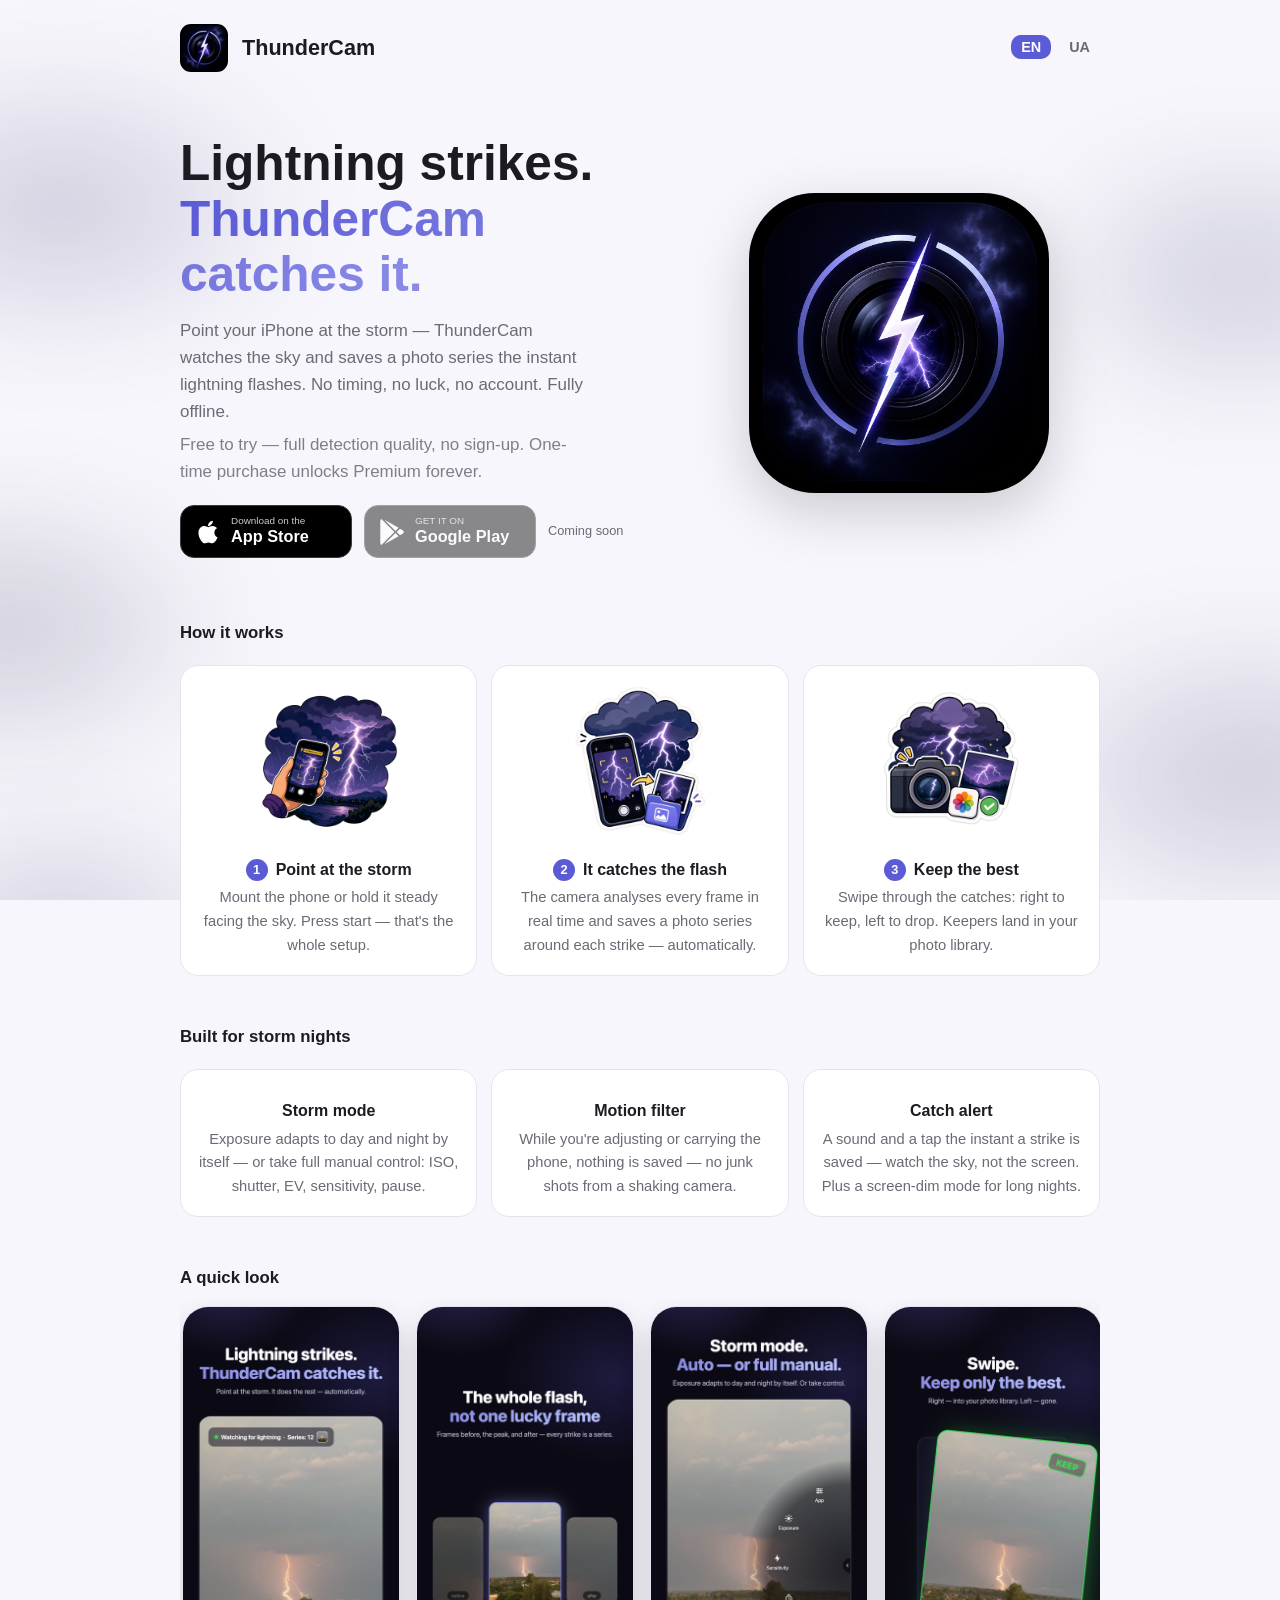
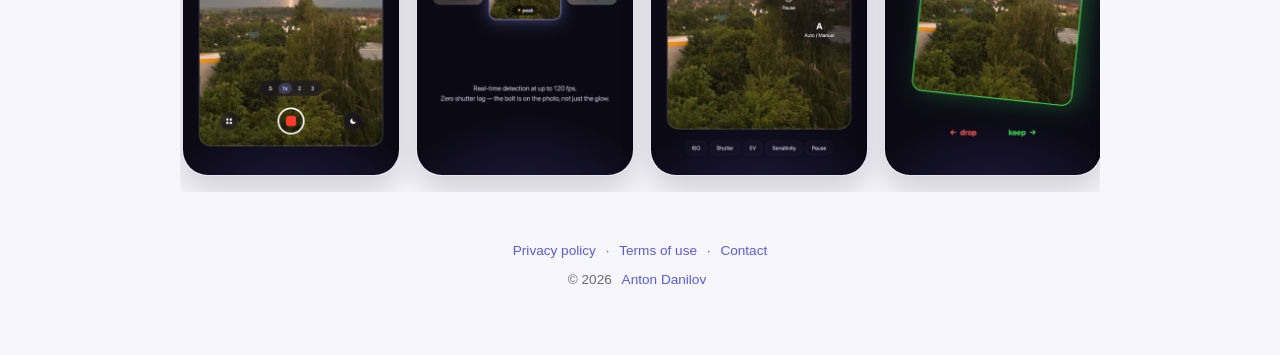
<file: index.html>
<!doctype html>
<html lang="en">
<head>
  <meta charset="utf-8">
  <meta name="viewport" content="width=device-width, initial-scale=1">
  <title>ThunderCam — automatic lightning camera</title>
  <meta name="description" content="Point your iPhone at the storm — ThunderCam detects lightning in real time and saves the shot for you. Fully offline.">
  <link rel="icon" href="icon.png">
  <link rel="stylesheet" href="style.css">
</head>
<body>
  <div class="storm-bg" aria-hidden="true">
    <div class="cloud c1"></div><div class="cloud c2"></div><div class="cloud c3"></div>
    <div class="cloud c4"></div><div class="cloud c5"></div>
    <div class="skyflash f1"></div><div class="skyflash f2"></div>
    <svg class="bolt-bg b1" width="150" viewBox="0 0 100 240" xmlns="http://www.w3.org/2000/svg"><polygon points="62,0 18,120 46,120 30,240 88,96 56,96 84,0" fill="#efeaff"/></svg>
    <svg class="bolt-bg b2" width="120" viewBox="0 0 100 240" xmlns="http://www.w3.org/2000/svg"><polygon points="62,0 18,120 46,120 30,240 88,96 56,96 84,0" fill="#efeaff"/></svg>
  </div>
  <div class="wrap">
    <header class="site">
      <img src="icon.png" alt="ThunderCam icon">
      <div class="name"><a href="./">ThunderCam</a></div>
      <nav class="lang">
        <a href="?lang=en" id="lang-en">EN</a><a href="?lang=uk" id="lang-uk">UA</a>
      </nav>
    </header>

    <section class="hero">
      <div>
        <h1><span data-i18n="heroA">Lightning strikes.</span><br>
            <span class="grad" data-i18n="heroB">ThunderCam catches it.</span></h1>
        <p class="sub" data-i18n="heroSub">Point your iPhone at the storm — ThunderCam watches the sky
           and saves a photo series the instant lightning flashes. No timing,
           no luck, no account. Fully offline.</p>
        <p class="sub free-line" data-i18n="heroFree">Free to try — full detection quality, no sign-up.
           One-time purchase unlocks Premium forever.</p>
        <div class="stores">
          <a class="store-badge" href="https://apps.apple.com/app/id6802254806" aria-label="App Store">
            <svg viewBox="0 0 384 512"><path d="M318.7 268.7c-.2-36.7 16.4-64.4 50-84.8-18.8-26.9-47.2-41.7-84.7-44.6-35.5-2.9-74.3 20.7-88.5 20.7-15 0-49.4-19.7-76.4-19.7C63.3 141.2 4 184.8 4 273.5q0 39.3 14.4 81.2c12.8 36.7 59 126.7 107.2 125.2 25.2-.6 43-17.9 75.8-17.9 31.8 0 48.3 17.9 76.4 17.9 48.6-.7 90.4-82.5 102.6-119.3-65.2-30.7-61.7-90-61.7-91.9zm-56.6-164.2c27.3-32.4 24.8-61.9 24-72.5-24.1 1.4-52 16.4-67.9 34.9-17.5 19.8-27.8 44.3-25.6 71.9 26.1 2 49.9-11.4 69.5-34.3z"/></svg>
            <span><small data-i18n="storeIosSmall">Download on the</small><b>App Store</b></span>
          </a>
          <a class="store-badge is-soon" href="#" aria-label="Google Play">
            <svg viewBox="0 0 512 512"><path d="M325.3 234.3L104.6 13l280.8 161.2-60.1 60.1zM47 0C34 6.8 25.3 19.2 25.3 35.3v441.3c0 16.1 8.7 28.5 21.7 35.3l256.6-256L47 0zm425.2 225.6l-58.9-34.1-65.7 64.5 65.7 64.5 60.1-34.1c18-14.3 18-46.5-1.2-60.8zM104.6 499l280.8-161.2-60.1-60.1L104.6 499z"/></svg>
            <span><small data-i18n="storePlaySmall">GET IT ON</small><b>Google Play</b></span>
          </a>
          <span class="soon" data-i18n="soon">Coming soon</span>
        </div>
      </div>
      <div class="hero-art">
        <div class="blob"></div>
        <img class="mascot" src="icon.png" alt="ThunderCam app icon — a camera lens with a lightning bolt">
      </div>
    </section>

    <section class="steps-section">
      <h2 data-i18n="howTitle">How it works</h2>
      <div class="steps">
        <div class="step">
          <img src="img/onboarding1.png" alt="Phone pointed at a storm detecting lightning" loading="lazy">
          <h3><span class="n">1</span><span data-i18n="s1t">Point at the storm</span></h3>
          <p data-i18n="s1p">Mount the phone or hold it steady facing the sky. Press start — that's the whole setup.</p>
        </div>
        <div class="step">
          <img src="img/onboarding2.png" alt="Automatic capture of a lightning flash" loading="lazy">
          <h3><span class="n">2</span><span data-i18n="s2t">It catches the flash</span></h3>
          <p data-i18n="s2p">The camera analyses every frame in real time and saves a photo series around each strike — automatically.</p>
        </div>
        <div class="step">
          <img src="img/onboarding3.png" alt="Reviewing captured lightning photos" loading="lazy">
          <h3><span class="n">3</span><span data-i18n="s3t">Keep the best</span></h3>
          <p data-i18n="s3p">Swipe through the catches: right to keep, left to drop. Keepers land in your photo library.</p>
        </div>
      </div>
    </section>

    <section class="steps-section">
      <h2 data-i18n="featTitle">Built for storm nights</h2>
      <div class="steps">
        <div class="step">
          <h3><span data-i18n="feat1t">Storm mode</span></h3>
          <p data-i18n="feat1p">Exposure adapts to day and night by itself — or take full manual control: ISO, shutter, EV, sensitivity, pause.</p>
        </div>
        <div class="step">
          <h3><span data-i18n="feat2t">Motion filter</span></h3>
          <p data-i18n="feat2p">While you're adjusting or carrying the phone, nothing is saved — no junk shots from a shaking camera.</p>
        </div>
        <div class="step">
          <h3><span data-i18n="feat3t">Catch alert</span></h3>
          <p data-i18n="feat3p">A sound and a tap the instant a strike is saved — watch the sky, not the screen. Plus a screen-dim mode for long nights.</p>
        </div>
      </div>
    </section>

    <section>
      <h2 data-i18n="shotsTitle">A quick look</h2>
      <div class="shots">
        <img src="img/shots/en/1-hero.png" alt="ThunderCam camera screen with a caught lightning strike" loading="lazy">
        <img src="img/shots/en/2-series.png" alt="Photo series around the flash" loading="lazy">
        <img src="img/shots/en/3-menu.png" alt="Radial settings menu" loading="lazy">
        <img src="img/shots/en/4-triage.png" alt="Swipe triage" loading="lazy">
        <img src="img/shots/en/5-features.png" alt="Feature list" loading="lazy">
      </div>
    </section>

    <footer>
      <a href="privacy.html" id="link-privacy" data-i18n="privacy">Privacy policy</a> ·
      <a href="terms.html" id="link-terms" data-i18n="terms">Terms of use</a> ·
      <a href="mailto:tonixhaker@gmail.com" data-i18n="contact">Contact</a>
      <div class="copy">© <span id="year"></span> <a href="https://tonixhaker.github.io/about">Anton Danilov</a></div>
    </footer>
  </div>

  <script>
    const i18n = {
      en: {
        heroA: 'Lightning strikes.',
        heroB: 'ThunderCam catches it.',
        heroSub: "Point your iPhone at the storm — ThunderCam watches the sky and saves a photo series the instant lightning flashes. No timing, no luck, no account. Fully offline.",
        heroFree: 'Free to try — full detection quality, no sign-up. One-time purchase unlocks Premium forever.',
        storeIosSmall: 'Download on the',
        storePlaySmall: 'GET IT ON',
        soon: 'Coming soon',
        howTitle: 'How it works',
        s1t: 'Point at the storm',
        s1p: "Mount the phone or hold it steady facing the sky. Press start — that's the whole setup.",
        s2t: 'It catches the flash',
        s2p: 'The camera analyses every frame in real time and saves a photo series around each strike — automatically.',
        s3t: 'Keep the best',
        s3p: 'Swipe through the catches: right to keep, left to drop. Keepers land in your photo library.',
        shotsTitle: 'A quick look',
        featTitle: 'Built for storm nights',
        feat1t: 'Storm mode',
        feat1p: 'Exposure adapts to day and night by itself — or take full manual control: ISO, shutter, EV, sensitivity, pause.',
        feat2t: 'Motion filter',
        feat2p: "While you're adjusting or carrying the phone, nothing is saved — no junk shots from a shaking camera.",
        feat3t: 'Catch alert',
        feat3p: 'A sound and a tap the instant a strike is saved — watch the sky, not the screen. Plus a screen-dim mode for long nights.',
        privacy: 'Privacy policy',
        terms: 'Terms of use',
        contact: 'Contact',
      },
      uk: {
        heroA: 'Блискавка бʼє.',
        heroB: 'ThunderCam ловить.',
        heroSub: 'Наведіть iPhone на грозу — ThunderCam стежить за небом і зберігає серію фото в мить спалаху. Без таймінгу, без удачі, без акаунта. Повністю офлайн.',
        heroFree: 'Безкоштовно спробувати — повна якість детекції, без реєстрації. Одноразова покупка відкриває Premium назавжди.',
        storeIosSmall: 'Завантажуйте в',
        storePlaySmall: 'ДОСТУПНО В',
        soon: 'Незабаром',
        howTitle: 'Як це працює',
        s1t: 'Наведіть на грозу',
        s1p: 'Закріпіть телефон або тримайте рівно, спрямувавши на небо. Натисніть старт — і все.',
        s2t: 'Він ловить спалах',
        s2p: 'Камера аналізує кожен кадр у реальному часі та автоматично зберігає серію фото навколо кожного розряду.',
        s3t: 'Залиште найкращі',
        s3p: 'Гортайте улови: вправо — зберегти, вліво — відкинути. Збережені потрапляють у вашу галерею.',
        shotsTitle: 'Як це виглядає',
        featTitle: 'Створено для грозових ночей',
        feat1t: 'Штормовий режим',
        feat1p: 'Експозиція сама підлаштовується під день і ніч — або беріть повний ручний контроль: ISO, витримка, EV, чутливість, пауза.',
        feat2t: 'Фільтр трясіння',
        feat2p: 'Поки ви налаштовуєте чи переносите телефон, нічого не зберігається — жодного браку від тремтячої камери.',
        feat3t: 'Сигнал улову',
        feat3p: 'Звук і вібрація в мить збереження розряду — дивіться на небо, а не на екран. Плюс режим затемнення екрана для довгих ночей.',
        privacy: 'Політика конфіденційності',
        terms: 'Умови використання',
        contact: 'Контакт',
      },
    };

    const params = new URLSearchParams(location.search);
    const lang = params.get('lang')
      ?? ((navigator.language || '').toLowerCase().startsWith('uk') ? 'uk' : 'en');
    const active = i18n[lang] ? lang : 'en';

    document.documentElement.lang = active;
    for (const el of document.querySelectorAll('[data-i18n]')) {
      const value = i18n[active][el.dataset.i18n];
      if (value) el.textContent = value;
    }
    document.getElementById('lang-' + active)?.classList.add('active');
    // Carry the language into the legal pages.
    document.getElementById('link-privacy').href = 'privacy.html?lang=' + active;
    document.getElementById('link-terms').href = 'terms.html?lang=' + active;
    document.getElementById('year').textContent = new Date().getFullYear();

    // скриншоты локализованы: img/shots/uk/ зеркалит img/shots/en/
    if (active === 'uk') {
      for (const img of document.querySelectorAll('.shots img')) {
        img.src = img.getAttribute('src').replace('img/shots/en/', 'img/shots/uk/');
      }
    }

    // параллакс туч: каждый слой уезжает со своей скоростью
    const layers = [
      ...document.querySelectorAll('.cloud'),
      ...document.querySelectorAll('.bolt-bg'),
    ].map((el, i) => ({ el, k: el.classList.contains('bolt-bg') ? 0.08 : 0.12 + (i % 3) * 0.09 }));
    let ticking = false;
    function onScroll() {
      if (ticking) return;
      ticking = true;
      requestAnimationFrame(() => {
        const y = window.scrollY;
        for (const { el, k } of layers) {
          const flip = el.classList.contains('b2') ? ' scaleX(-1)' : '';
          el.style.transform = `translateY(${-(y * k).toFixed(1)}px)${flip}`;
        }
        ticking = false;
      });
    }
    addEventListener('scroll', onScroll, { passive: true });
  </script>
</body>
</html>
</file>
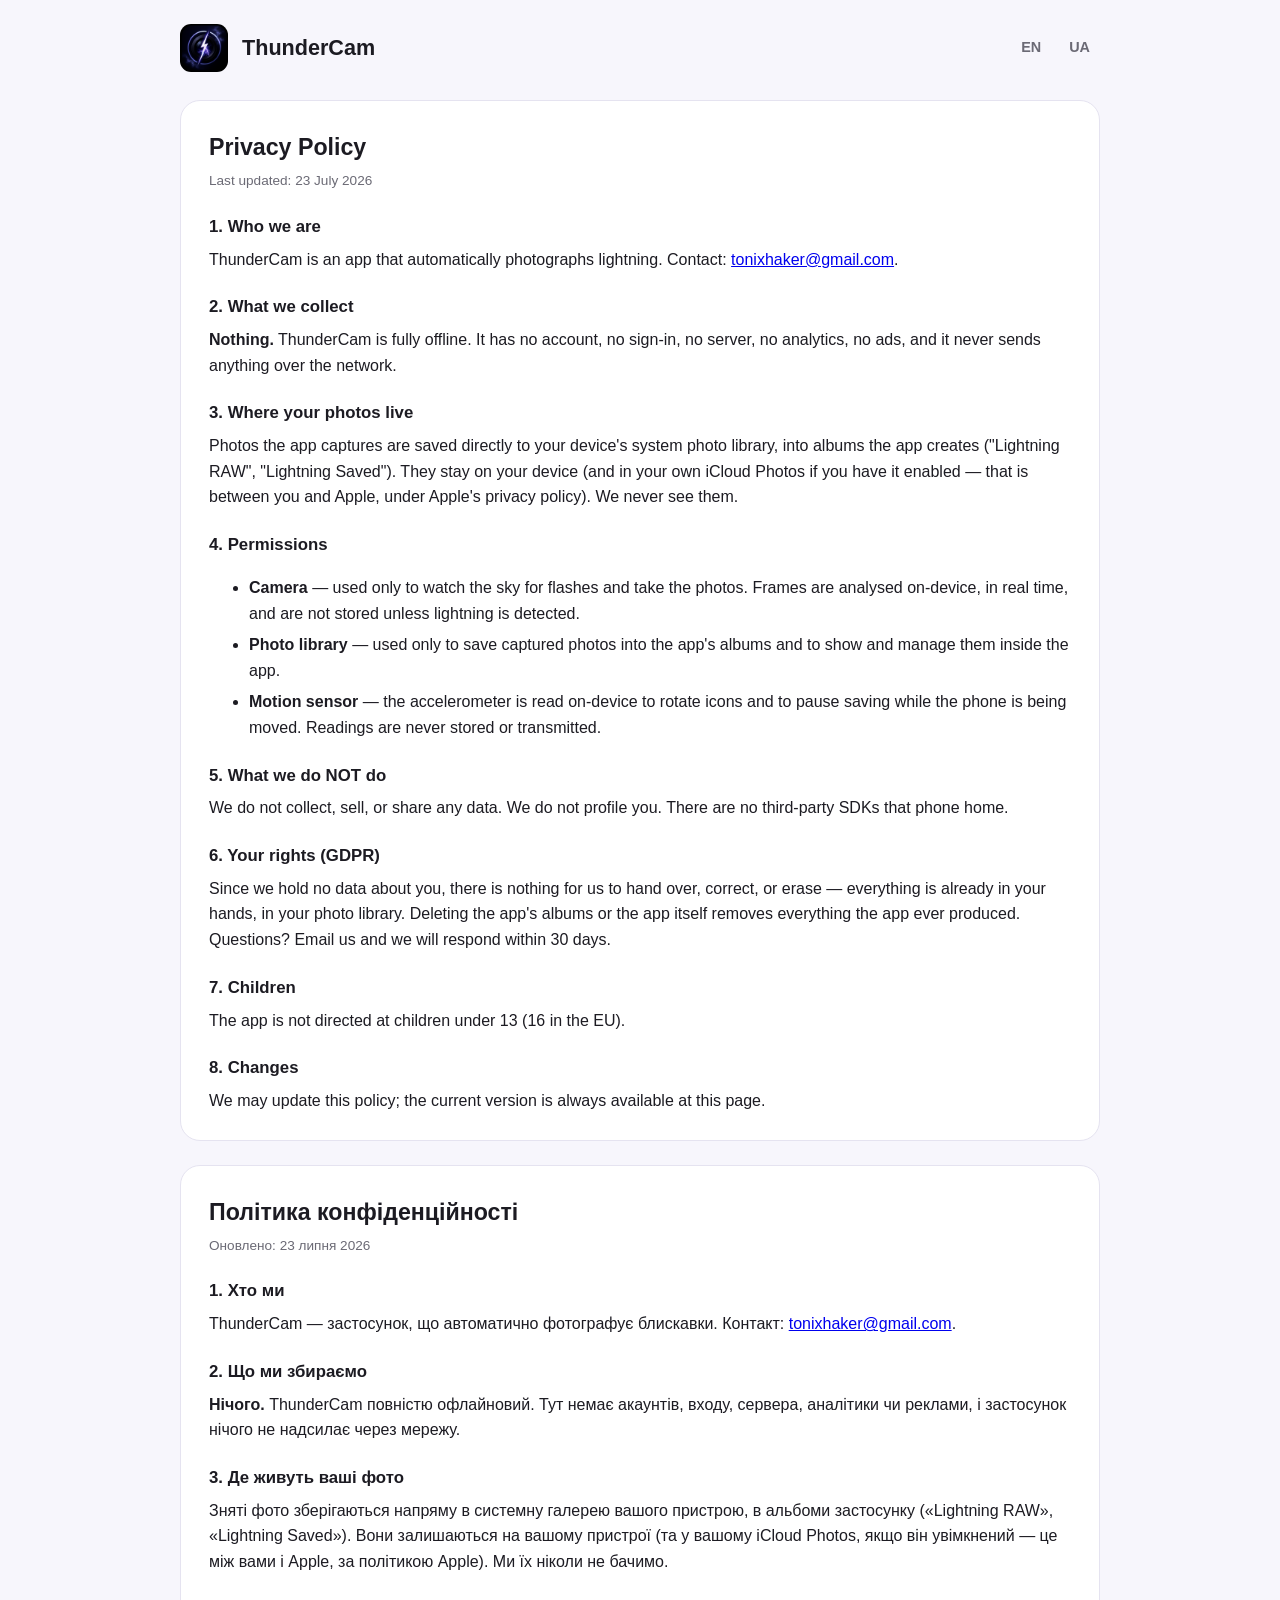
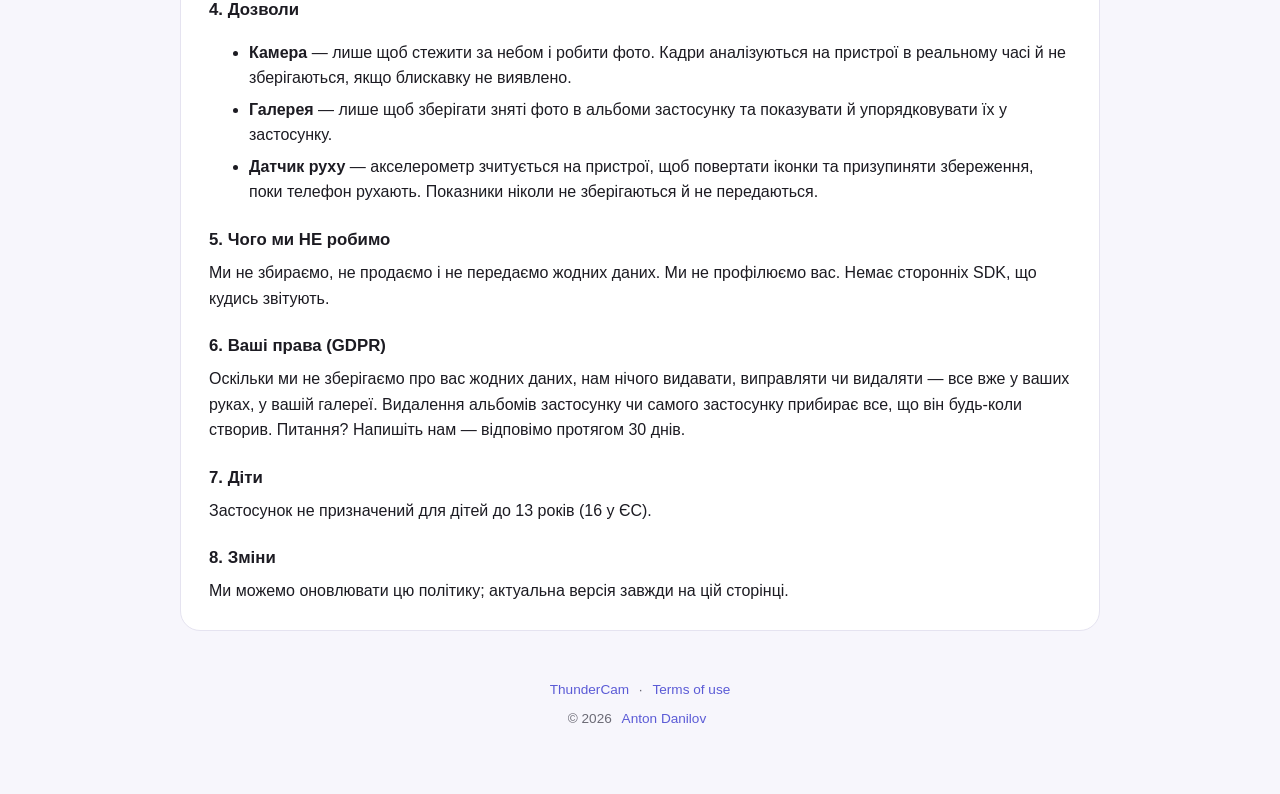
<file: privacy.html>
<!doctype html>
<html lang="en">
<head>
  <meta charset="utf-8">
  <meta name="viewport" content="width=device-width, initial-scale=1">
  <title>ThunderCam — Privacy Policy</title>
  <link rel="icon" href="icon.png">
  <link rel="stylesheet" href="style.css">
</head>
<body>
  <div class="wrap">
    <header class="site">
      <img src="icon.png" alt="ThunderCam icon">
      <div class="name"><a href="./">ThunderCam</a></div>
      <nav class="lang"><a href="?lang=en">EN</a><a href="?lang=uk">UA</a></nav>
    </header>

    <div class="card" id="en">
      <h1>Privacy Policy</h1>
      <div class="updated">Last updated: 23 July 2026</div>

      <h2>1. Who we are</h2>
      <p>ThunderCam is an app that automatically photographs lightning.
         Contact: <a href="mailto:tonixhaker@gmail.com">tonixhaker@gmail.com</a>.</p>

      <h2>2. What we collect</h2>
      <p><strong>Nothing.</strong> ThunderCam is fully offline. It has no
         account, no sign-in, no server, no analytics, no ads, and it never
         sends anything over the network.</p>

      <h2>3. Where your photos live</h2>
      <p>Photos the app captures are saved directly to your device's system
         photo library, into albums the app creates ("Lightning RAW",
         "Lightning Saved"). They stay on your device (and in your own iCloud
         Photos if you have it enabled — that is between you and Apple, under
         Apple's privacy policy). We never see them.</p>

      <h2>4. Permissions</h2>
      <ul>
        <li><strong>Camera</strong> — used only to watch the sky for flashes
            and take the photos. Frames are analysed on-device, in real time,
            and are not stored unless lightning is detected.</li>
        <li><strong>Photo library</strong> — used only to save captured photos
            into the app's albums and to show and manage them inside the app.</li>
        <li><strong>Motion sensor</strong> — the accelerometer is read on-device
            to rotate icons and to pause saving while the phone is being moved.
            Readings are never stored or transmitted.</li>
      </ul>

      <h2>5. What we do NOT do</h2>
      <p>We do not collect, sell, or share any data. We do not profile you.
         There are no third-party SDKs that phone home.</p>

      <h2>6. Your rights (GDPR)</h2>
      <p>Since we hold no data about you, there is nothing for us to hand
         over, correct, or erase — everything is already in your hands, in
         your photo library. Deleting the app's albums or the app itself
         removes everything the app ever produced. Questions? Email us and we
         will respond within 30 days.</p>

      <h2>7. Children</h2>
      <p>The app is not directed at children under 13 (16 in the EU).</p>

      <h2>8. Changes</h2>
      <p>We may update this policy; the current version is always available at
         this page.</p>
    </div>

    <div class="card" id="uk" lang="uk">
      <h1>Політика конфіденційності</h1>
      <div class="updated">Оновлено: 23 липня 2026</div>

      <h2>1. Хто ми</h2>
      <p>ThunderCam — застосунок, що автоматично фотографує блискавки.
         Контакт: <a href="mailto:tonixhaker@gmail.com">tonixhaker@gmail.com</a>.</p>

      <h2>2. Що ми збираємо</h2>
      <p><strong>Нічого.</strong> ThunderCam повністю офлайновий. Тут немає
         акаунтів, входу, сервера, аналітики чи реклами, і застосунок нічого
         не надсилає через мережу.</p>

      <h2>3. Де живуть ваші фото</h2>
      <p>Зняті фото зберігаються напряму в системну галерею вашого пристрою,
         в альбоми застосунку («Lightning RAW», «Lightning Saved»). Вони
         залишаються на вашому пристрої (та у вашому iCloud Photos, якщо він
         увімкнений — це між вами і Apple, за політикою Apple). Ми їх ніколи
         не бачимо.</p>

      <h2>4. Дозволи</h2>
      <ul>
        <li><strong>Камера</strong> — лише щоб стежити за небом і робити
            фото. Кадри аналізуються на пристрої в реальному часі й не
            зберігаються, якщо блискавку не виявлено.</li>
        <li><strong>Галерея</strong> — лише щоб зберігати зняті фото в альбоми
            застосунку та показувати й упорядковувати їх у застосунку.</li>
        <li><strong>Датчик руху</strong> — акселерометр зчитується на пристрої,
            щоб повертати іконки та призупиняти збереження, поки телефон рухають.
            Показники ніколи не зберігаються й не передаються.</li>
      </ul>

      <h2>5. Чого ми НЕ робимо</h2>
      <p>Ми не збираємо, не продаємо і не передаємо жодних даних. Ми не
         профілюємо вас. Немає сторонніх SDK, що кудись звітують.</p>

      <h2>6. Ваші права (GDPR)</h2>
      <p>Оскільки ми не зберігаємо про вас жодних даних, нам нічого видавати,
         виправляти чи видаляти — все вже у ваших руках, у вашій галереї.
         Видалення альбомів застосунку чи самого застосунку прибирає все, що
         він будь-коли створив. Питання? Напишіть нам — відповімо протягом
         30 днів.</p>

      <h2>7. Діти</h2>
      <p>Застосунок не призначений для дітей до 13 років (16 у ЄС).</p>

      <h2>8. Зміни</h2>
      <p>Ми можемо оновлювати цю політику; актуальна версія завжди на цій
         сторінці.</p>
    </div>

    <footer><a href="./">ThunderCam</a> · <a href="terms.html">Terms of use</a><div class="copy">© <span id="year"></span> <a href="https://tonixhaker.github.io/about">Anton Danilov</a></div></footer>
  </div>
<script>
const lang = new URLSearchParams(location.search).get("lang");
if (lang === "uk") document.getElementById("en").style.display = "none";
if (lang === "en") document.getElementById("uk").style.display = "none";
document.getElementById("year").textContent = new Date().getFullYear();
</script>
</body>
</html>
</file>
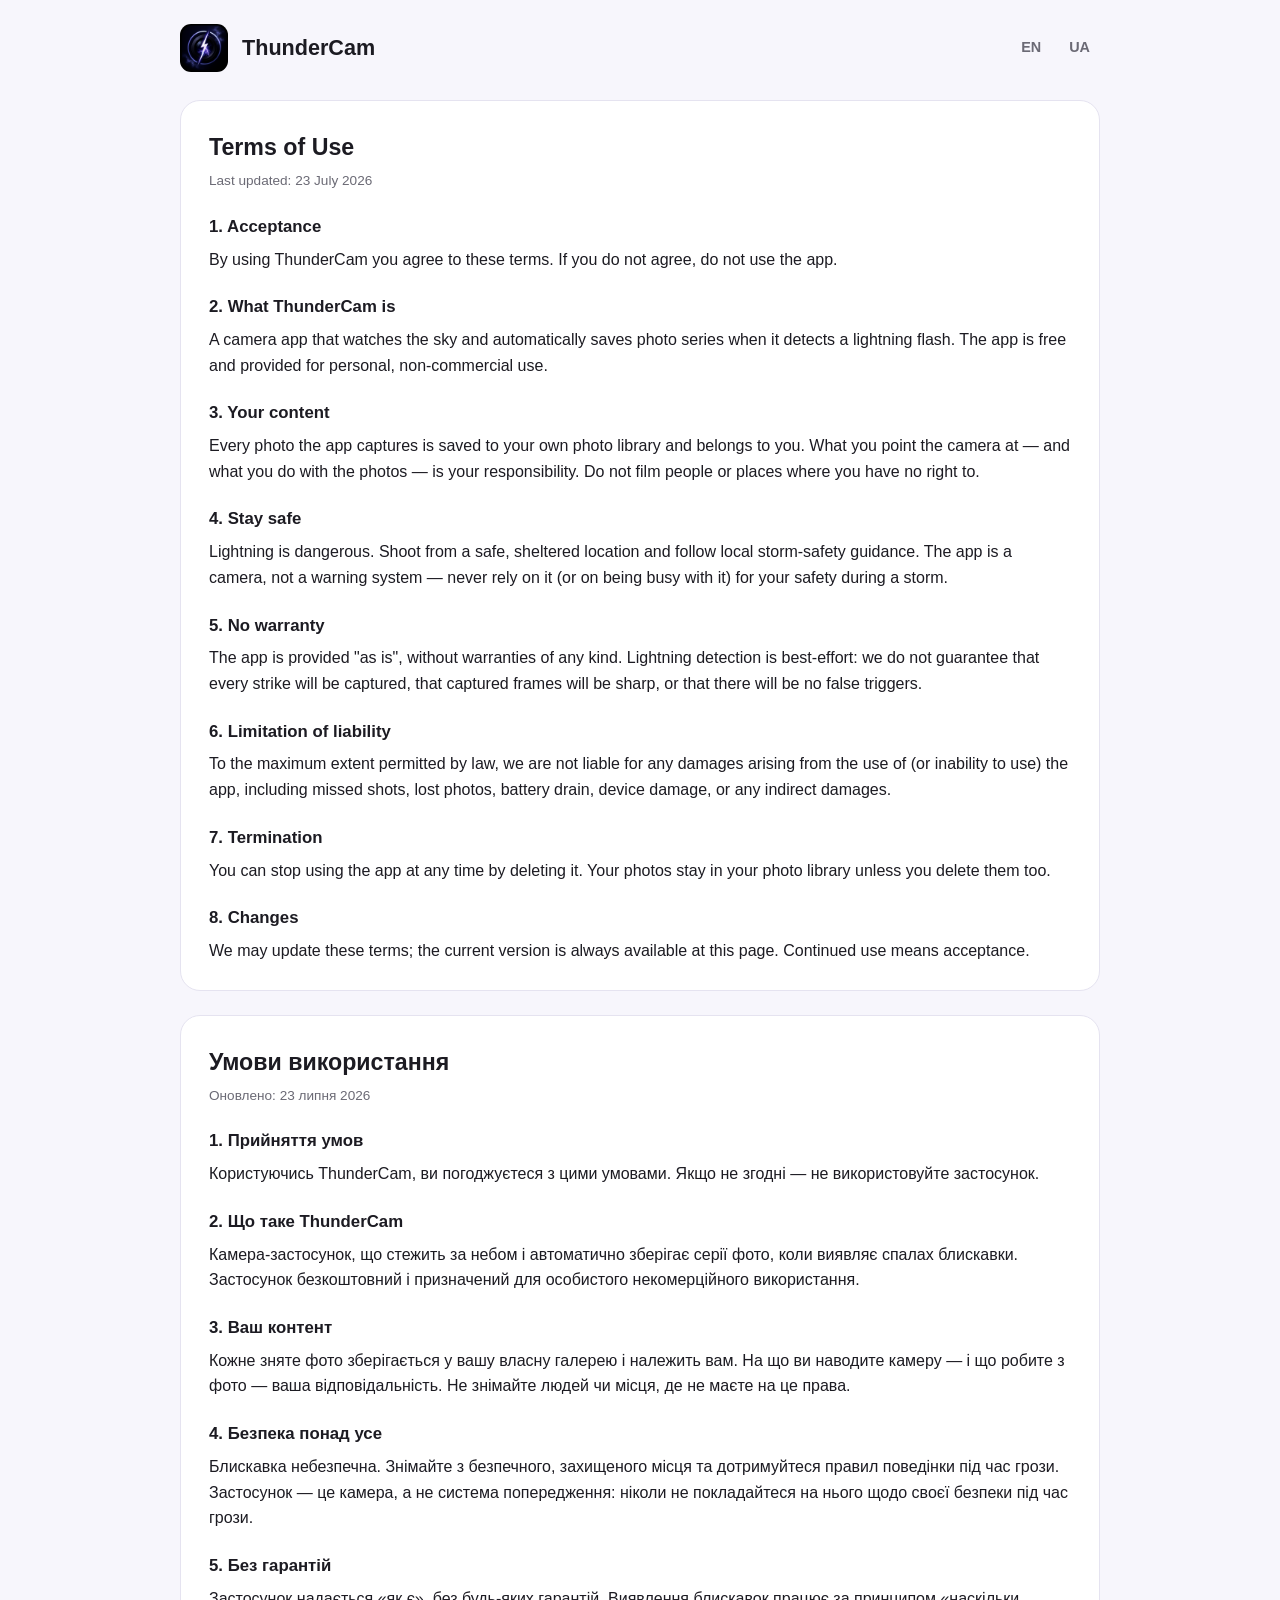
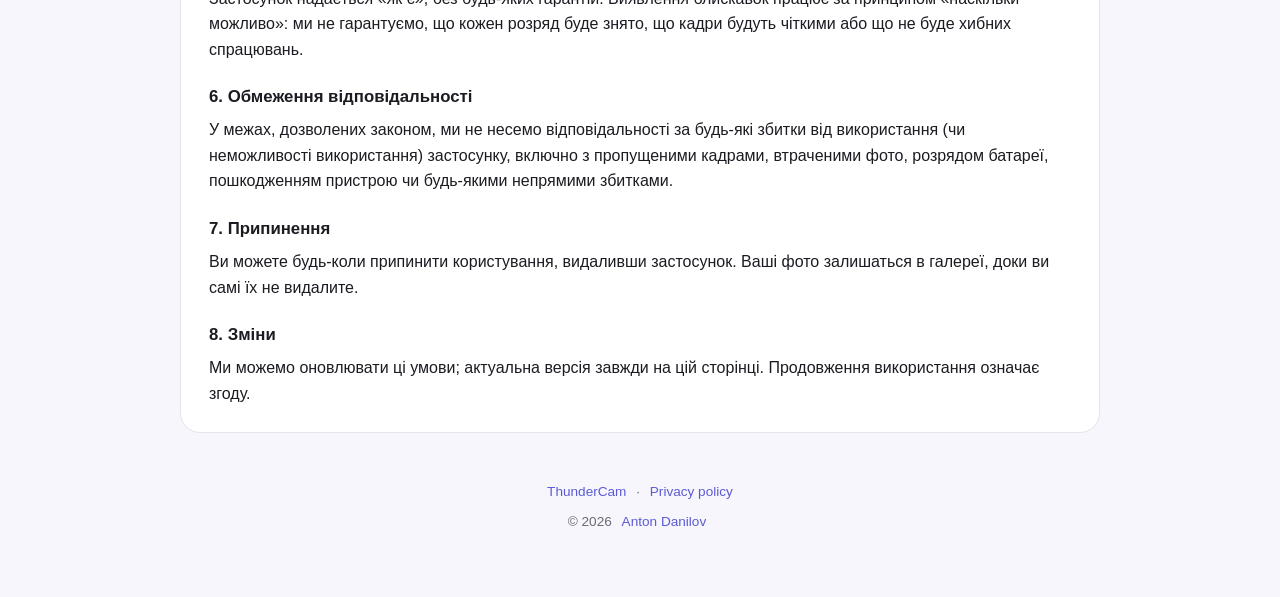
<file: terms.html>
<!doctype html>
<html lang="en">
<head>
  <meta charset="utf-8">
  <meta name="viewport" content="width=device-width, initial-scale=1">
  <title>ThunderCam — Terms of Use</title>
  <link rel="icon" href="icon.png">
  <link rel="stylesheet" href="style.css">
</head>
<body>
  <div class="wrap">
    <header class="site">
      <img src="icon.png" alt="ThunderCam icon">
      <div class="name"><a href="./">ThunderCam</a></div>
      <nav class="lang"><a href="?lang=en">EN</a><a href="?lang=uk">UA</a></nav>
    </header>

    <div class="card" id="en">
      <h1>Terms of Use</h1>
      <div class="updated">Last updated: 23 July 2026</div>

      <h2>1. Acceptance</h2>
      <p>By using ThunderCam you agree to these terms. If you do not agree, do
         not use the app.</p>

      <h2>2. What ThunderCam is</h2>
      <p>A camera app that watches the sky and automatically saves photo
         series when it detects a lightning flash. The app is free and
         provided for personal, non-commercial use.</p>

      <h2>3. Your content</h2>
      <p>Every photo the app captures is saved to your own photo library and
         belongs to you. What you point the camera at — and what you do with
         the photos — is your responsibility. Do not film people or places
         where you have no right to.</p>

      <h2>4. Stay safe</h2>
      <p>Lightning is dangerous. Shoot from a safe, sheltered location and
         follow local storm-safety guidance. The app is a camera, not a
         warning system — never rely on it (or on being busy with it) for
         your safety during a storm.</p>

      <h2>5. No warranty</h2>
      <p>The app is provided "as is", without warranties of any kind. Lightning
         detection is best-effort: we do not guarantee that every strike will
         be captured, that captured frames will be sharp, or that there will
         be no false triggers.</p>

      <h2>6. Limitation of liability</h2>
      <p>To the maximum extent permitted by law, we are not liable for any
         damages arising from the use of (or inability to use) the app,
         including missed shots, lost photos, battery drain, device damage,
         or any indirect damages.</p>

      <h2>7. Termination</h2>
      <p>You can stop using the app at any time by deleting it. Your photos
         stay in your photo library unless you delete them too.</p>

      <h2>8. Changes</h2>
      <p>We may update these terms; the current version is always available at
         this page. Continued use means acceptance.</p>
    </div>

    <div class="card" id="uk" lang="uk">
      <h1>Умови використання</h1>
      <div class="updated">Оновлено: 23 липня 2026</div>

      <h2>1. Прийняття умов</h2>
      <p>Користуючись ThunderCam, ви погоджуєтеся з цими умовами. Якщо не
         згодні — не використовуйте застосунок.</p>

      <h2>2. Що таке ThunderCam</h2>
      <p>Камера-застосунок, що стежить за небом і автоматично зберігає серії
         фото, коли виявляє спалах блискавки. Застосунок безкоштовний і
         призначений для особистого некомерційного використання.</p>

      <h2>3. Ваш контент</h2>
      <p>Кожне зняте фото зберігається у вашу власну галерею і належить вам.
         На що ви наводите камеру — і що робите з фото — ваша
         відповідальність. Не знімайте людей чи місця, де не маєте на це
         права.</p>

      <h2>4. Безпека понад усе</h2>
      <p>Блискавка небезпечна. Знімайте з безпечного, захищеного місця та
         дотримуйтеся правил поведінки під час грози. Застосунок — це камера,
         а не система попередження: ніколи не покладайтеся на нього щодо
         своєї безпеки під час грози.</p>

      <h2>5. Без гарантій</h2>
      <p>Застосунок надається «як є», без будь-яких гарантій. Виявлення
         блискавок працює за принципом «наскільки можливо»: ми не гарантуємо,
         що кожен розряд буде знято, що кадри будуть чіткими або що не буде
         хибних спрацювань.</p>

      <h2>6. Обмеження відповідальності</h2>
      <p>У межах, дозволених законом, ми не несемо відповідальності за
         будь-які збитки від використання (чи неможливості використання)
         застосунку, включно з пропущеними кадрами, втраченими фото, розрядом
         батареї, пошкодженням пристрою чи будь-якими непрямими збитками.</p>

      <h2>7. Припинення</h2>
      <p>Ви можете будь-коли припинити користування, видаливши застосунок.
         Ваші фото залишаться в галереї, доки ви самі їх не видалите.</p>

      <h2>8. Зміни</h2>
      <p>Ми можемо оновлювати ці умови; актуальна версія завжди на цій
         сторінці. Продовження використання означає згоду.</p>
    </div>

    <footer><a href="./">ThunderCam</a> · <a href="privacy.html">Privacy policy</a><div class="copy">© <span id="year"></span> <a href="https://tonixhaker.github.io/about">Anton Danilov</a></div></footer>
  </div>
<script>
const lang = new URLSearchParams(location.search).get("lang");
if (lang === "uk") document.getElementById("en").style.display = "none";
if (lang === "en") document.getElementById("uk").style.display = "none";
document.getElementById("year").textContent = new Date().getFullYear();
</script>
</body>
</html>
</file>
<file: style.css>
:root {
  --accent: #5b5bd6;
  --accent-soft: #8b8be6;
  --bg: #f7f6fc;
  --card: #ffffff;
  --text: #1c1b22;
  --muted: #6b6a75;
  --border: #e5e3f0;
}
@media (prefers-color-scheme: dark) {
  :root {
    --bg: #101014;
    --card: #1b1b22;
    --text: #ececf2;
    --muted: #9c9ba8;
    --border: #2c2b36;
  }
}
* { box-sizing: border-box; }
body {
  margin: 0;
  font-family: -apple-system, BlinkMacSystemFont, "Segoe UI", Roboto, sans-serif;
  background: var(--bg);
  color: var(--text);
  line-height: 1.6;
}
.wrap { max-width: 960px; margin: 0 auto; padding: 24px 20px 64px; }
header.site {
  display: flex; align-items: center; gap: 14px; margin-bottom: 28px;
}
header.site img { width: 48px; height: 48px; }
header.site .name { font-size: 1.35rem; font-weight: 800; }
header.site .name a { color: var(--text); text-decoration: none; }
.lang { margin-left: auto; font-size: .9rem; }
.lang a {
  color: var(--muted); text-decoration: none; font-weight: 700; margin-left: 8px;
  padding: 4px 10px; border-radius: 10px;
}
.lang a.active { color: #fff; background: var(--accent); }
.card {
  background: var(--card);
  border: 1px solid var(--border);
  border-radius: 20px;
  padding: 28px 28px 20px;
  margin-bottom: 24px;
}
h1 { font-size: 1.45rem; margin: 0 0 4px; }
h2 { font-size: 1.05rem; margin: 22px 0 6px; }
p, li { color: var(--text); margin: 6px 0; }
.updated { color: var(--muted); font-size: .85rem; margin-bottom: 14px; }
a.btn {
  display: inline-block; background: var(--accent); color: #fff;
  padding: 12px 22px; border-radius: 14px; text-decoration: none;
  font-weight: 700; margin: 6px 10px 6px 0;
}
a.btn.secondary { background: transparent; color: var(--accent); border: 2px solid var(--accent); }
footer { color: var(--muted); font-size: .85rem; text-align: center; margin-top: 48px; }
footer a { color: var(--accent); text-decoration: none; margin: 0 6px; }
footer .copy { margin-top: 8px; }

/* ---------- landing ---------- */
.hero {
  position: relative;
  display: grid;
  grid-template-columns: 1.1fr .9fr;
  gap: 28px;
  align-items: center;
  padding: 36px 0 22px;
  overflow: visible;
}
.hero h1 {
  font-size: clamp(2rem, 5vw, 3.1rem);
  line-height: 1.12;
  margin: 0 0 14px;
}
.hero h1 .grad {
  background: linear-gradient(90deg, var(--accent), var(--accent-soft), var(--accent));
  background-size: 200% auto;
  -webkit-background-clip: text;
  background-clip: text;
  color: transparent;
  animation: shine 5s linear infinite;
}
@keyframes shine { to { background-position: 200% center; } }
.hero p.sub { color: var(--muted); font-size: 1.06rem; max-width: 44ch; }
.hero-art { position: relative; text-align: center; }
.hero-art .blob {
  position: absolute; inset: 8% 6%;
  background: radial-gradient(closest-side, color-mix(in srgb, var(--accent) 28%, transparent), transparent 72%);
  border-radius: 50%;
  animation: pulse 6s ease-in-out infinite;
  z-index: 0;
}
@keyframes pulse { 50% { transform: scale(1.12); opacity: .75; } }
.hero-art img.mascot {
  position: relative; z-index: 1;
  width: min(300px, 78%);
  animation: floaty 4.5s ease-in-out infinite;
  filter: drop-shadow(0 18px 28px rgba(0,0,0,.18));
}
@keyframes floaty {
  0%, 100% { transform: translateY(0) rotate(-1.2deg); }
  50% { transform: translateY(-16px) rotate(1.2deg); }
}
.stores { display: flex; flex-wrap: wrap; gap: 12px; margin-top: 20px; align-items: center; }
.store-badge {
  display: inline-flex; align-items: center; gap: 10px;
  background: #000; color: #fff; text-decoration: none;
  border: 1px solid #3a3a3a; border-radius: 14px;
  padding: 10px 18px 10px 14px; min-width: 172px;
  transition: transform .15s ease;
}
.store-badge:hover { transform: translateY(-2px); }
/* Google Play is not out yet: dimmed, non-interactive. */
.store-badge.is-soon { opacity: .45; pointer-events: none; }
.store-badge svg { width: 26px; height: 26px; fill: #fff; flex: none; }
.store-badge small { display: block; font-size: .62rem; opacity: .8; line-height: 1.1; }
.store-badge b { display: block; font-size: 1.02rem; line-height: 1.2; }
.soon { font-size: .8rem; color: var(--muted); }

/* Feature showcase: phone mockup in the middle, features on both sides.
   Hovering a feature highlights it and swaps the phone screenshot. */
.showcase {
  display: grid;
  grid-template-columns: 1fr auto 1fr;
  gap: 22px;
  align-items: center;
  margin: 34px 0 26px;
}
.show-col { display: flex; flex-direction: column; gap: 12px; }
.show-feature {
  display: flex; align-items: flex-start; gap: 14px;
  padding: 16px 18px;
  border: 1px solid transparent;
  border-radius: 18px;
  animation: rise .7s ease both;
  transition: background .2s ease, border-color .2s ease, box-shadow .2s ease;
}
.show-col .show-feature:nth-child(2) { animation-delay: .08s; }
.show-col .show-feature:nth-child(3) { animation-delay: .16s; }
@keyframes rise { from { opacity: 0; transform: translateY(14px); } }
.side-left .show-feature { text-align: right; }
.show-feature .ico {
  flex: none;
  width: 52px; height: 52px;
  display: grid; place-items: center;
  font-size: 1.3rem; line-height: 1;
  border-radius: 50%;
  background: color-mix(in srgb, var(--accent) 12%, var(--card));
  border: 1px solid color-mix(in srgb, var(--accent) 22%, var(--border));
  transition: transform .2s ease;
}
.show-feature h3 { margin: 2px 0 4px; font-size: 1.02rem; }
.show-feature p { color: var(--muted); font-size: .9rem; margin: 0; }
.show-feature.is-active,
.show-feature:hover {
  background: var(--card);
  border-color: color-mix(in srgb, var(--accent) 40%, var(--border));
  box-shadow: 0 12px 26px color-mix(in srgb, var(--accent) 14%, transparent);
}
.show-feature.is-active .ico,
.show-feature:hover .ico { transform: scale(1.08); }

.show-phone .frame {
  width: 258px;
  padding: 10px;
  border-radius: 40px;
  background: #14141b;
  border: 1px solid #33323e;
  box-shadow: 0 26px 52px rgba(0, 0, 0, .3);
  animation: floaty 5.5s ease-in-out infinite;
}
.show-phone img {
  display: block; width: 100%;
  border-radius: 31px;
  transition: opacity .16s ease;
}
@media (max-width: 920px) {
  .showcase { grid-template-columns: 1fr; gap: 12px; }
  .show-phone { display: none; }
  .side-left .show-feature { flex-direction: row-reverse; text-align: left; }
}

.steps {
  display: grid;
  grid-template-columns: repeat(auto-fit, minmax(220px, 1fr));
  gap: 14px;
  margin: 18px 0 48px;
}
/* Breathing room around the How-it-works block. */
.steps-section { margin-top: 40px; }
.step {
  background: var(--card);
  border: 1px solid var(--border);
  border-radius: 18px;
  padding: 18px;
  text-align: center;
  animation: rise .7s ease both;
}
.step:nth-child(2) { animation-delay: .08s; }
.step:nth-child(3) { animation-delay: .16s; }
.step img { width: min(160px, 60%); }
.step h3 {
  display: flex; align-items: center; justify-content: center; gap: 8px;
  margin: 10px 0 4px; font-size: 1rem;
}
.step .n {
  flex: none; width: 22px; height: 22px; border-radius: 50%;
  background: var(--accent); color: #fff;
  font-size: .8rem; font-weight: 800; line-height: 22px;
}
.step p { color: var(--muted); font-size: .92rem; margin: 0; }

.shots {
  display: flex; gap: 16px; overflow-x: auto; padding: 8px 2px 16px;
  scroll-snap-type: x mandatory;
}
.shots img {
  width: 218px; flex: none;
  border-radius: 26px;
  border: 1px solid var(--border);
  box-shadow: 0 14px 30px rgba(0,0,0,.16);
  scroll-snap-align: center;
}
@media (max-width: 720px) {
  .hero { grid-template-columns: 1fr; text-align: center; }
  .hero p.sub { margin-inline: auto; }
  .stores { justify-content: center; }
}

/* ThunderCam: the app icon is a full-bleed square — round it like iOS does. */
header.site img { border-radius: 11px; }
.hero-art img.mascot { border-radius: 22%; }

/* freemium-строка в hero — мельче и приглушённее основного сабтайтла */
.free-line { font-size: .9rem; opacity: .85; margin-top: 6px; }


/* ---------- storm background (параллакс туч + вспышки молний) ---------- */
.storm-bg { position: fixed; inset: 0; z-index: -1; overflow: hidden; pointer-events: none; }
.cloud { position: absolute; filter: blur(64px); opacity: .5; will-change: transform; border-radius: 50%; }
.cloud.c1 { width: 680px; height: 340px; left: -280px; top: 4%;
  background: radial-gradient(closest-side, #2e2860, transparent 72%); }
.cloud.c2 { width: 560px; height: 300px; right: -240px; top: 14%;
  background: radial-gradient(closest-side, #241f4e, transparent 72%); }
.cloud.c3 { width: 620px; height: 320px; left: -300px; top: 52%;
  background: radial-gradient(closest-side, #221c45, transparent 72%); }
.cloud.c4 { width: 700px; height: 360px; right: -320px; top: 66%;
  background: radial-gradient(closest-side, #2a2452, transparent 72%); }
.cloud.c5 { width: 520px; height: 280px; left: -200px; top: 88%;
  background: radial-gradient(closest-side, #262052, transparent 72%); }
.bolt-bg { position: absolute; opacity: 0; will-change: transform, opacity;
  filter: drop-shadow(0 0 28px rgba(160,150,255,.85)) drop-shadow(0 0 90px rgba(120,110,255,.5)); }
.bolt-bg.b1 { right: 5%; top: 5%; animation: boltflash 11s linear infinite 2s; }
.bolt-bg.b2 { left: 4%; top: 46%; animation: boltflash 14s linear infinite 8s; transform: scaleX(-1); }
.skyflash { position: absolute; inset: 0; opacity: 0; }
.skyflash.f1 { background: radial-gradient(ellipse 55% 38% at 82% 10%, rgba(150,140,255,.30), transparent 70%);
  animation: boltflash 11s linear infinite 2s; }
.skyflash.f2 { background: radial-gradient(ellipse 55% 38% at 12% 52%, rgba(150,140,255,.24), transparent 70%);
  animation: boltflash 14s linear infinite 8s; }
/* мерцание как у настоящего разряда: удар — спад — повторный удар — затухание */
@keyframes boltflash {
  0%, 100% { opacity: 0; }
  1.2% { opacity: 1; }
  2.4% { opacity: .12; }
  3.6% { opacity: .85; }
  6%   { opacity: 0; }
}
@media (prefers-color-scheme: light) {
  .cloud { opacity: .28; }
}
@media (prefers-reduced-motion: reduce) {
  .bolt-bg, .skyflash { animation: none; }
}
</file>
